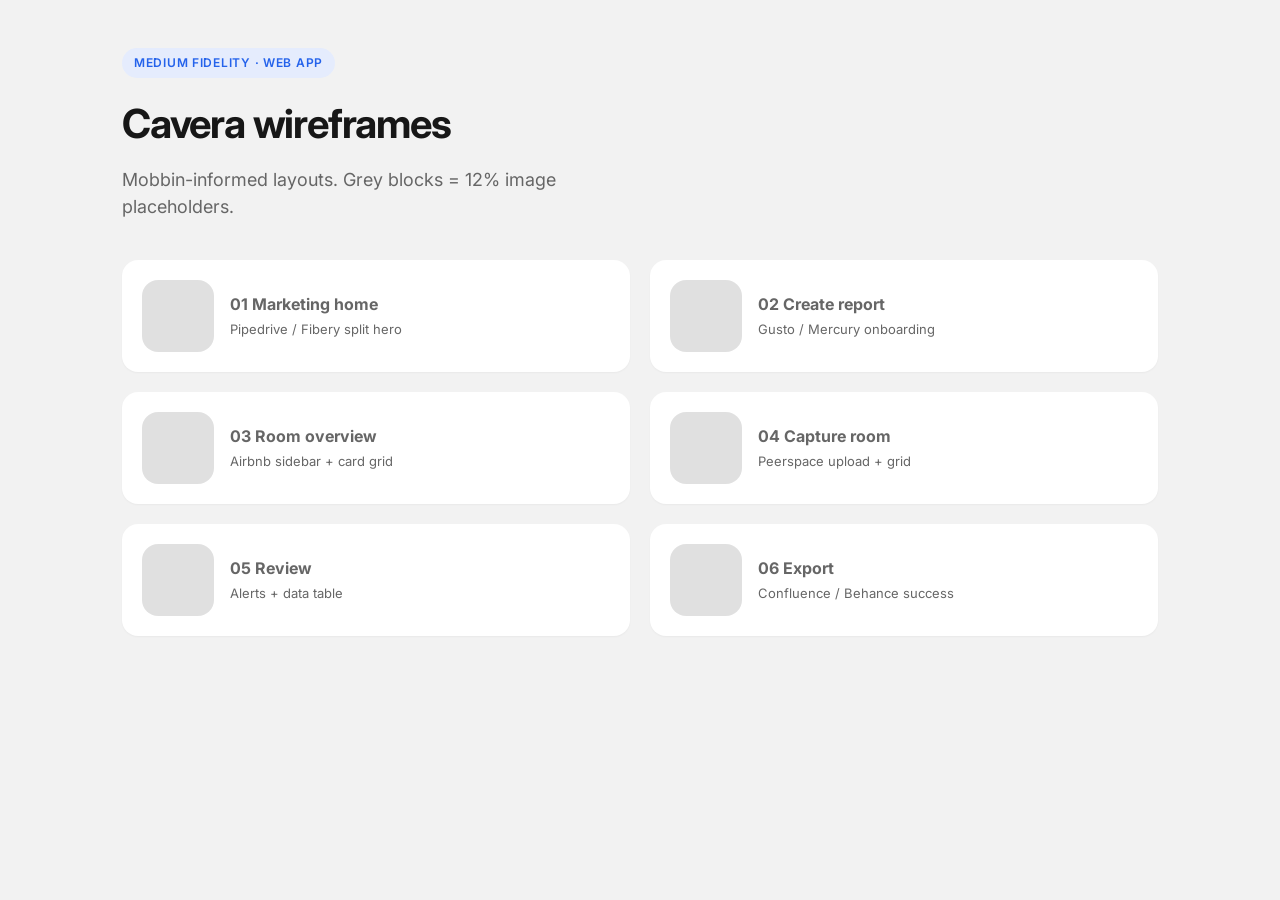
<file: wireframes/index.html>
<!DOCTYPE html>
<html lang="en">
<head>
  <meta charset="UTF-8" />
  <meta name="viewport" content="width=device-width, initial-scale=1" />
  <title>Cavera — Wireframes</title>
  <link rel="stylesheet" href="css/wireframe.css" />
</head>
<body>
  <main class="hub">
    <span class="hub-badge">Medium fidelity · Web app</span>
    <h1>Cavera wireframes</h1>
    <p class="lead">Mobbin-informed layouts. Grey blocks = 12% image placeholders.</p>

    <section class="hub-grid">
      <a class="hub-card" href="01-home.html">
        <span class="ph ph--thumb-square" aria-hidden="true"></span>
        <span><strong>01 Marketing home</strong><span>Pipedrive / Fibery split hero</span></span>
      </a>
      <a class="hub-card" href="02-create-report.html">
        <span class="ph ph--thumb-square" aria-hidden="true"></span>
        <span><strong>02 Create report</strong><span>Gusto / Mercury onboarding</span></span>
      </a>
      <a class="hub-card" href="03-room-list.html">
        <span class="ph ph--thumb-square" aria-hidden="true"></span>
        <span><strong>03 Room overview</strong><span>Airbnb sidebar + card grid</span></span>
      </a>
      <a class="hub-card" href="04-capture-room.html">
        <span class="ph ph--thumb-square" aria-hidden="true"></span>
        <span><strong>04 Capture room</strong><span>Peerspace upload + grid</span></span>
      </a>
      <a class="hub-card" href="05-review.html">
        <span class="ph ph--thumb-square" aria-hidden="true"></span>
        <span><strong>05 Review</strong><span>Alerts + data table</span></span>
      </a>
      <a class="hub-card" href="06-export.html">
        <span class="ph ph--thumb-square" aria-hidden="true"></span>
        <span><strong>06 Export</strong><span>Confluence / Behance success</span></span>
      </a>
    </section>
  </main>
</body>
</html>
</file>
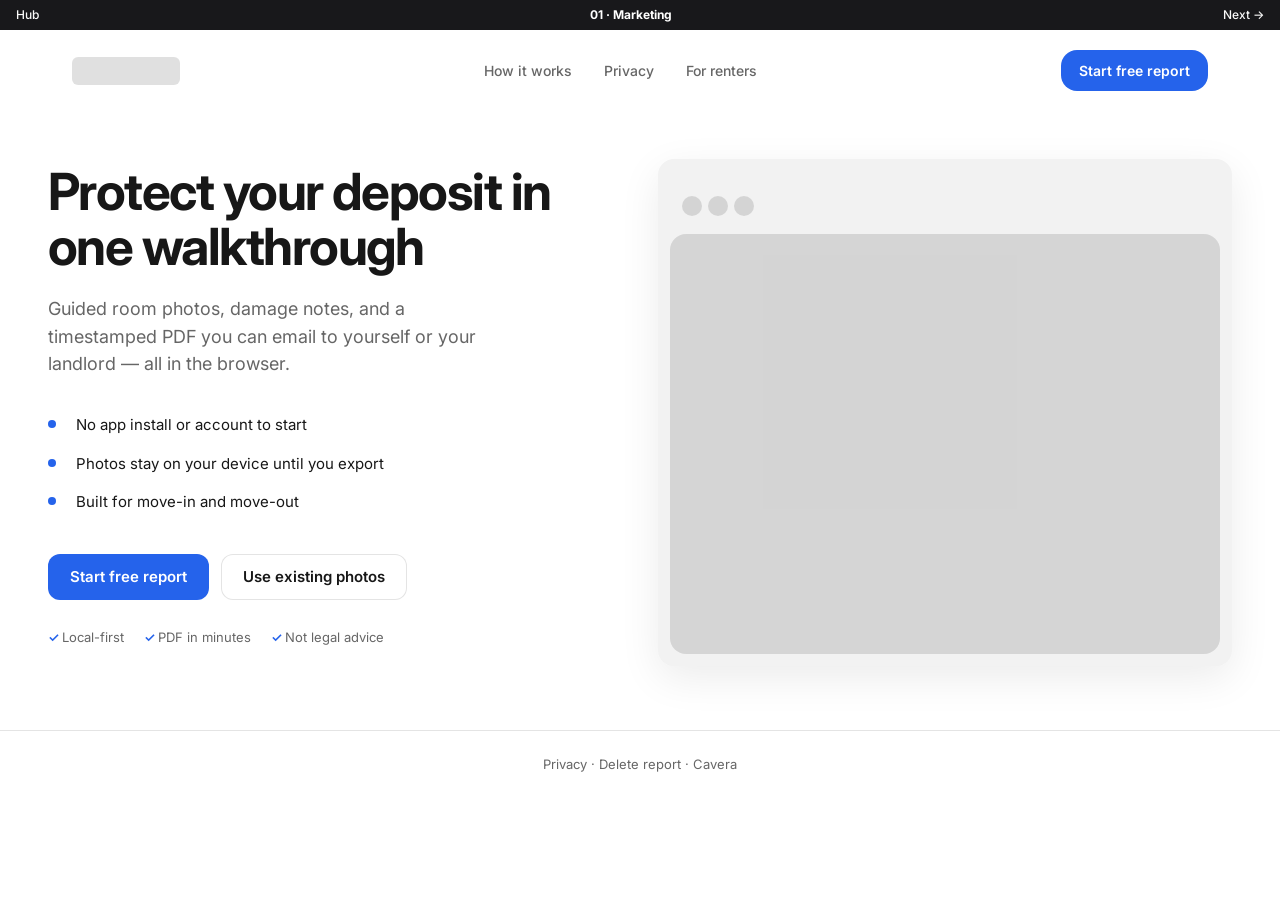
<file: wireframes/01-home.html>
<!DOCTYPE html>
<html lang="en">
<head>
  <meta charset="UTF-8" />
  <meta name="viewport" content="width=device-width, initial-scale=1" />
  <title>Marketing home | Cavera</title>
  <link rel="stylesheet" href="css/wireframe.css" />
</head>
<body>
  <nav class="wf-prototype">
    <a href="index.html">Hub</a>
    <strong>01 · Marketing</strong>
    <a href="02-create-report.html">Next →</a>
  </nav>

  <div class="marketing">
    <header class="mkt-header">
      <span class="ph ph--logo" aria-hidden="true"></span>
      <nav class="mkt-nav">
        <a href="#">How it works</a>
        <a href="#">Privacy</a>
        <a href="#">For renters</a>
      </nav>
      <a class="btn btn--primary" href="02-create-report.html">Start free report</a>
    </header>

    <section class="mkt-hero">
      <div>
        <h1>Protect your deposit in one walkthrough</h1>
        <p class="lead">Guided room photos, damage notes, and a timestamped PDF you can email to yourself or your landlord — all in the browser.</p>
        <ul class="mkt-bullets">
          <li>No app install or account to start</li>
          <li>Photos stay on your device until you export</li>
          <li>Built for move-in and move-out</li>
        </ul>
        <p class="mkt-ctas">
          <a class="btn btn--primary btn--lg" href="02-create-report.html">Start free report</a>
          <a class="btn btn--secondary btn--lg" href="04-capture-room.html">Use existing photos</a>
        </p>
        <p class="mkt-trust">
          <span>Local-first</span>
          <span>PDF in minutes</span>
          <span>Not legal advice</span>
        </p>
      </div>

      <aside class="mkt-visual">
        <p class="browser-bar" aria-hidden="true">
          <span class="ph ph--icon"></span>
          <span class="ph ph--icon"></span>
          <span class="ph ph--icon"></span>
        </p>
        <span class="ph ph--hero" aria-label="Product screenshot placeholder"></span>
      </aside>
    </section>

    <footer class="mkt-footer">Privacy · Delete report · Cavera</footer>
  </div>
</body>
</html>
</file>
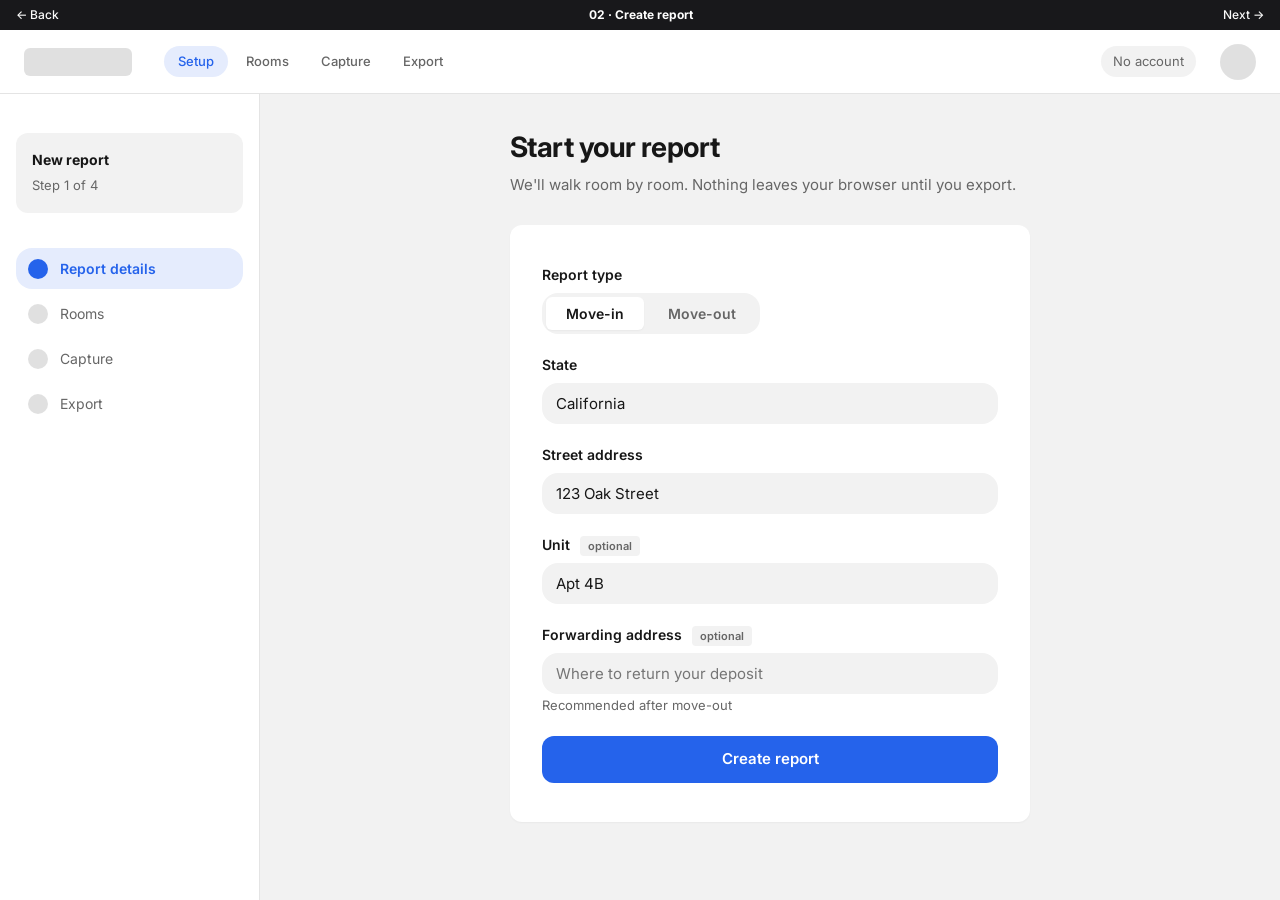
<file: wireframes/02-create-report.html>
<!DOCTYPE html>
<html lang="en">
<head>
  <meta charset="UTF-8" />
  <meta name="viewport" content="width=device-width, initial-scale=1" />
  <title>Create report | Cavera</title>
  <link rel="stylesheet" href="css/wireframe.css" />
</head>
<body>
  <nav class="wf-prototype">
    <a href="01-home.html">← Back</a>
    <strong>02 · Create report</strong>
    <a href="03-room-list.html">Next →</a>
  </nav>

  <section class="app">
    <header class="app-header">
      <span class="ph ph--logo app-header__logo" aria-hidden="true"></span>
      <nav class="stepper-bar" aria-label="Progress">
        <span class="active">Setup</span>
        <span>Rooms</span>
        <span>Capture</span>
        <span>Export</span>
      </nav>
      <span class="app-header__spacer"></span>
      <span class="app-header__pill">No account</span>
      <span class="ph ph--avatar" aria-hidden="true"></span>
    </header>

    <section class="app-layout">
      <aside class="app-sidebar">
        <p class="sidebar-report">
          <strong>New report</strong>
          <span>Step 1 of 4</span>
        </p>
        <ul class="sidebar-steps">
          <li><a href="#" class="active"><span class="step-dot"></span> Report details</a></li>
          <li><a href="03-room-list.html"><span class="step-dot"></span> Rooms</a></li>
          <li><a href="04-capture-room.html"><span class="step-dot"></span> Capture</a></li>
          <li><a href="06-export.html"><span class="step-dot"></span> Export</a></li>
        </ul>
      </aside>

      <main class="app-main app-main--center app-main--narrow">
        <section class="page-inner">
          <header class="page-top">
            <div>
              <h1>Start your report</h1>
              <p>We'll walk room by room. Nothing leaves your browser until you export.</p>
            </div>
          </header>

          <section class="card card--form">
            <p class="field">
              <label>Report type</label>
              <span class="segment">
                <button type="button" class="active">Move-in</button>
                <button type="button">Move-out</button>
              </span>
            </p>
            <p class="field">
              <label for="state">State</label>
              <input class="input" id="state" type="text" value="California" readonly />
            </p>
            <p class="field">
              <label for="address">Street address</label>
              <input class="input" id="address" type="text" value="123 Oak Street" readonly />
            </p>
            <p class="field">
              <label for="unit">Unit <span class="badge-tag">optional</span></label>
              <input class="input" id="unit" type="text" value="Apt 4B" readonly />
            </p>
            <p class="field">
              <label for="fwd">Forwarding address <span class="badge-tag">optional</span></label>
              <input class="input" id="fwd" type="text" placeholder="Where to return your deposit" readonly />
              <span class="hint">Recommended after move-out</span>
            </p>
            <p><a class="btn btn--primary btn--block btn--lg" href="03-room-list.html">Create report</a></p>
          </section>
        </section>
      </main>
    </section>
  </section>
</body>
</html>
</file>
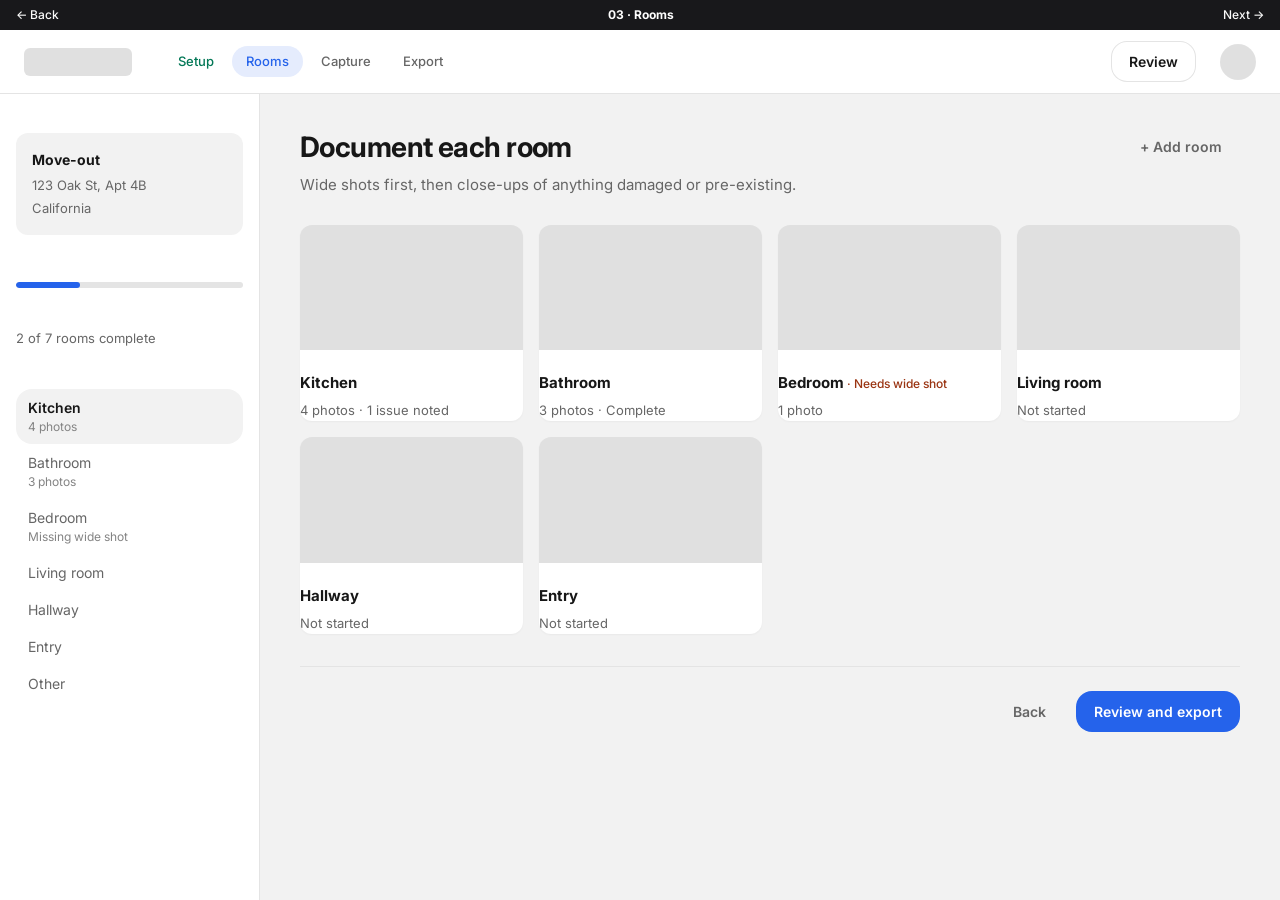
<file: wireframes/03-room-list.html>
<!DOCTYPE html>
<html lang="en">
<head>
  <meta charset="UTF-8" />
  <meta name="viewport" content="width=device-width, initial-scale=1" />
  <title>Rooms | Cavera</title>
  <link rel="stylesheet" href="css/wireframe.css" />
</head>
<body>
  <nav class="wf-prototype">
    <a href="02-create-report.html">← Back</a>
    <strong>03 · Rooms</strong>
    <a href="04-capture-room.html">Next →</a>
  </nav>

  <section class="app">
    <header class="app-header">
      <span class="ph ph--logo app-header__logo" aria-hidden="true"></span>
      <nav class="stepper-bar">
        <span class="done">Setup</span>
        <span class="active">Rooms</span>
        <span>Capture</span>
        <span>Export</span>
      </nav>
      <span class="app-header__spacer"></span>
      <a class="btn btn--secondary" href="05-review.html">Review</a>
      <span class="ph ph--avatar" aria-hidden="true"></span>
    </header>

    <section class="app-layout">
      <aside class="app-sidebar">
        <p class="sidebar-report">
          <strong>Move-out</strong>
          <span>123 Oak St, Apt 4B<br />California</span>
        </p>
        <p class="progress"><span style="width:28%"></span></p>
        <p class="progress-label">2 of 7 rooms complete</p>
        <ul class="sidebar-rooms">
          <li><a href="04-capture-room.html" class="active">Kitchen<small>4 photos</small></a></li>
          <li><a href="04-capture-room.html">Bathroom<small>3 photos</small></a></li>
          <li><a href="04-capture-room.html">Bedroom<small>Missing wide shot</small></a></li>
          <li><a href="04-capture-room.html">Living room</a></li>
          <li><a href="04-capture-room.html">Hallway</a></li>
          <li><a href="04-capture-room.html">Entry</a></li>
          <li><a href="04-capture-room.html">Other</a></li>
        </ul>
      </aside>

      <main class="app-main">
        <section class="page-inner">
          <header class="page-top">
            <div>
              <h1>Document each room</h1>
              <p>Wide shots first, then close-ups of anything damaged or pre-existing.</p>
            </div>
            <p class="page-actions">
              <a class="btn btn--ghost" href="#">+ Add room</a>
            </p>
          </header>

          <section class="room-grid">
            <a class="room-card" href="04-capture-room.html">
              <span class="ph ph--card" aria-hidden="true"></span>
              <span class="room-card__body"><strong>Kitchen</strong><span>4 photos · 1 issue noted</span></span>
            </a>
            <a class="room-card" href="04-capture-room.html">
              <span class="ph ph--card" aria-hidden="true"></span>
              <span class="room-card__body"><strong>Bathroom</strong><span>3 photos · Complete</span></span>
            </a>
            <a class="room-card room-card--warn" href="04-capture-room.html">
              <span class="ph ph--card" aria-hidden="true"></span>
              <span class="room-card__body"><strong>Bedroom</strong><span>1 photo</span></span>
            </a>
            <a class="room-card" href="04-capture-room.html">
              <span class="ph ph--card" aria-hidden="true"></span>
              <span class="room-card__body"><strong>Living room</strong><span>Not started</span></span>
            </a>
            <a class="room-card" href="04-capture-room.html">
              <span class="ph ph--card" aria-hidden="true"></span>
              <span class="room-card__body"><strong>Hallway</strong><span>Not started</span></span>
            </a>
            <a class="room-card" href="04-capture-room.html">
              <span class="ph ph--card" aria-hidden="true"></span>
              <span class="room-card__body"><strong>Entry</strong><span>Not started</span></span>
            </a>
          </section>

          <footer class="sticky-footer">
            <a class="btn btn--ghost" href="02-create-report.html">Back</a>
            <a class="btn btn--primary" href="05-review.html">Review and export</a>
          </footer>
        </section>
      </main>
    </section>
  </section>
</body>
</html>
</file>
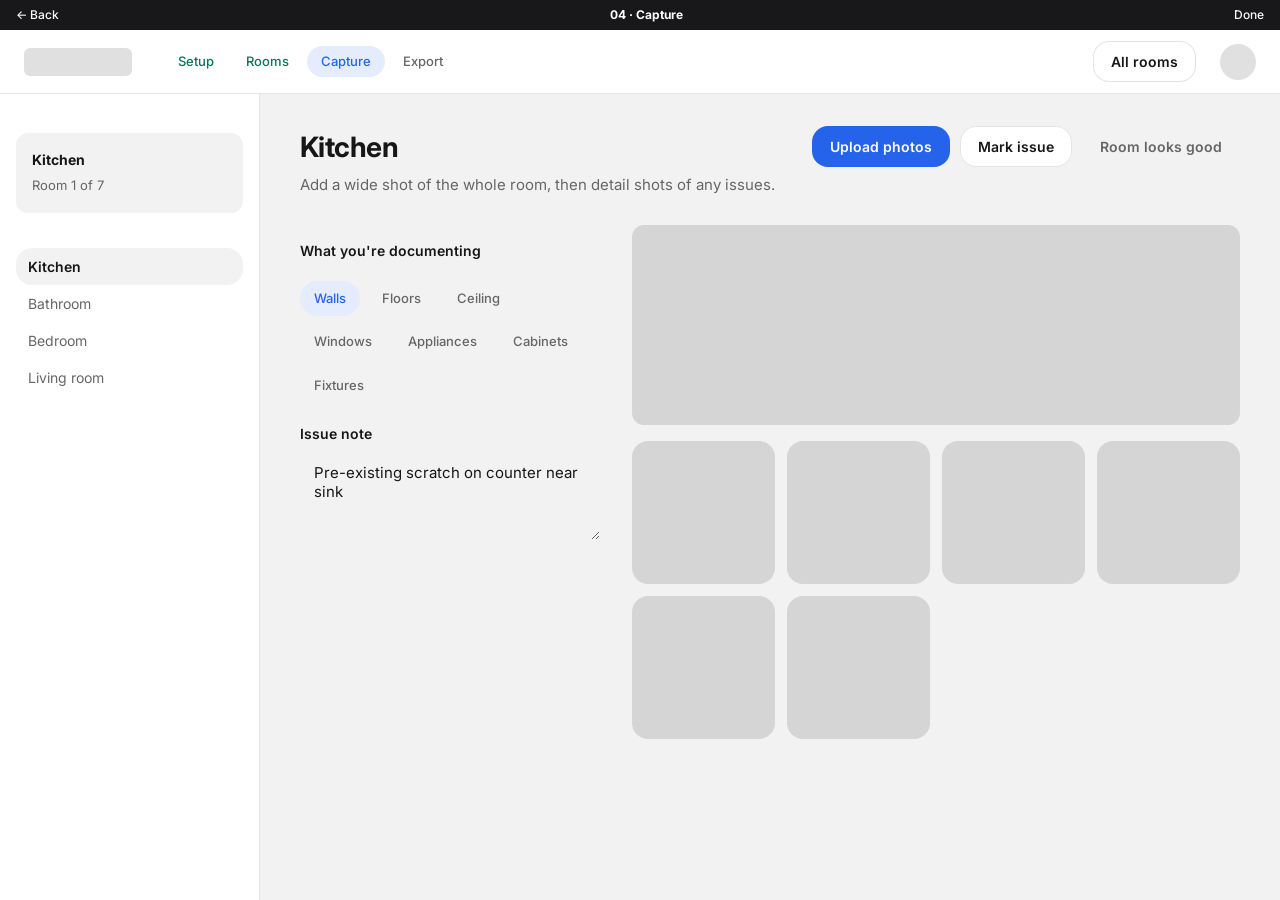
<file: wireframes/04-capture-room.html>
<!DOCTYPE html>
<html lang="en">
<head>
  <meta charset="UTF-8" />
  <meta name="viewport" content="width=device-width, initial-scale=1" />
  <title>Capture | Cavera</title>
  <link rel="stylesheet" href="css/wireframe.css" />
</head>
<body>
  <nav class="wf-prototype">
    <a href="03-room-list.html">← Back</a>
    <strong>04 · Capture</strong>
    <a href="03-room-list.html">Done</a>
  </nav>

  <section class="app">
    <header class="app-header">
      <span class="ph ph--logo app-header__logo" aria-hidden="true"></span>
      <nav class="stepper-bar">
        <span class="done">Setup</span>
        <span class="done">Rooms</span>
        <span class="active">Capture</span>
        <span>Export</span>
      </nav>
      <span class="app-header__spacer"></span>
      <a class="btn btn--secondary" href="03-room-list.html">All rooms</a>
      <span class="ph ph--avatar" aria-hidden="true"></span>
    </header>

    <section class="app-layout">
      <aside class="app-sidebar">
        <p class="sidebar-report"><strong>Kitchen</strong><span>Room 1 of 7</span></p>
        <ul class="sidebar-rooms">
          <li><a href="#" class="active">Kitchen</a></li>
          <li><a href="#">Bathroom</a></li>
          <li><a href="#">Bedroom</a></li>
          <li><a href="#">Living room</a></li>
        </ul>
      </aside>

      <main class="app-main">
        <section class="page-inner">
          <header class="page-top">
            <div>
              <h1>Kitchen</h1>
              <p>Add a wide shot of the whole room, then detail shots of any issues.</p>
            </div>
            <p class="page-actions">
              <a class="btn btn--primary" href="#">Upload photos</a>
              <a class="btn btn--secondary" href="#">Mark issue</a>
              <a class="btn btn--ghost" href="03-room-list.html">Room looks good</a>
            </p>
          </header>

          <section class="capture-layout">
            <section>
              <p class="field">
                <label>What you're documenting</label>
              </p>
              <p class="chips">
                <span class="chip active">Walls</span>
                <span class="chip">Floors</span>
                <span class="chip">Ceiling</span>
                <span class="chip">Windows</span>
                <span class="chip">Appliances</span>
                <span class="chip">Cabinets</span>
                <span class="chip">Fixtures</span>
              </p>
              <p class="field">
                <label for="note">Issue note</label>
                <textarea class="input input--textarea" id="note" readonly>Pre-existing scratch on counter near sink</textarea>
              </p>
            </section>

            <section>
              <span class="ph ph--upload" aria-label="Upload area"></span>
              <section class="photo-grid" style="margin-top:16px">
                <span class="ph ph--thumb ph--thumb-square"></span>
                <span class="ph ph--thumb ph--thumb-square"></span>
                <span class="ph ph--thumb ph--thumb-square"></span>
                <span class="ph ph--thumb ph--thumb-square"></span>
                <span class="ph ph--thumb ph--thumb-square"></span>
                <span class="ph ph--thumb ph--thumb-square"></span>
              </section>
            </section>
          </section>
        </section>
      </main>
    </section>
  </section>
</body>
</html>
</file>
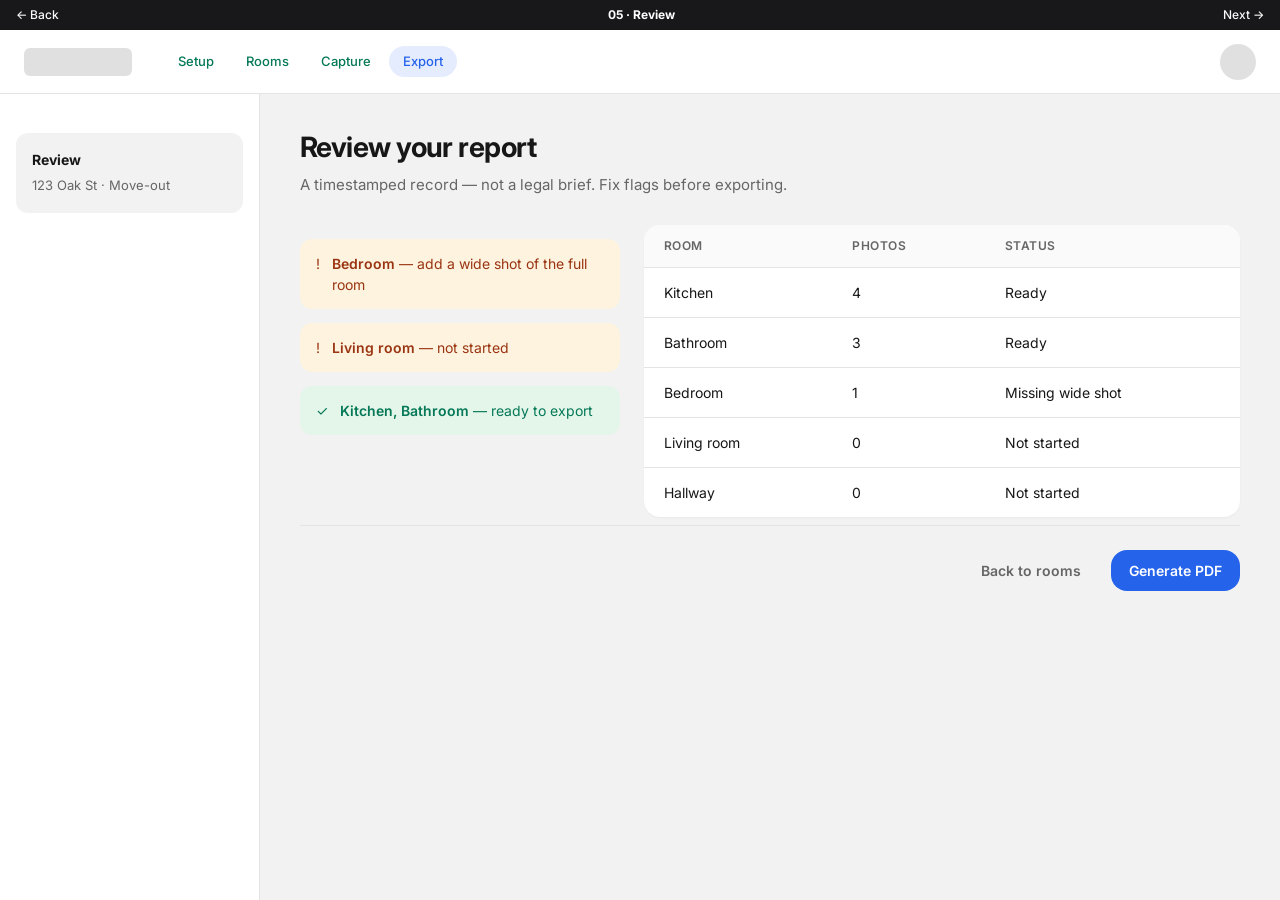
<file: wireframes/05-review.html>
<!DOCTYPE html>
<html lang="en">
<head>
  <meta charset="UTF-8" />
  <meta name="viewport" content="width=device-width, initial-scale=1" />
  <title>Review | Cavera</title>
  <link rel="stylesheet" href="css/wireframe.css" />
</head>
<body>
  <nav class="wf-prototype">
    <a href="03-room-list.html">← Back</a>
    <strong>05 · Review</strong>
    <a href="06-export.html">Next →</a>
  </nav>

  <section class="app">
    <header class="app-header">
      <span class="ph ph--logo app-header__logo" aria-hidden="true"></span>
      <nav class="stepper-bar">
        <span class="done">Setup</span>
        <span class="done">Rooms</span>
        <span class="done">Capture</span>
        <span class="active">Export</span>
      </nav>
      <span class="app-header__spacer"></span>
      <span class="ph ph--avatar" aria-hidden="true"></span>
    </header>

    <section class="app-layout">
      <aside class="app-sidebar">
        <p class="sidebar-report"><strong>Review</strong><span>123 Oak St · Move-out</span></p>
      </aside>

      <main class="app-main">
        <section class="page-inner">
          <header class="page-top">
            <div>
              <h1>Review your report</h1>
              <p>A timestamped record — not a legal brief. Fix flags before exporting.</p>
            </div>
          </header>

          <section class="review-split">
            <section>
              <p class="alert alert--warn"><span>!</span><span><strong>Bedroom</strong> — add a wide shot of the full room</span></p>
              <p class="alert alert--warn"><span>!</span><span><strong>Living room</strong> — not started</span></p>
              <p class="alert alert--ok"><span>✓</span><span><strong>Kitchen, Bathroom</strong> — ready to export</span></p>
            </section>

            <section class="table-wrap">
              <table class="data">
                <thead>
                  <tr><th>Room</th><th>Photos</th><th>Status</th></tr>
                </thead>
                <tbody>
                  <tr><td>Kitchen</td><td>4</td><td>Ready</td></tr>
                  <tr><td>Bathroom</td><td>3</td><td>Ready</td></tr>
                  <tr><td>Bedroom</td><td>1</td><td>Missing wide shot</td></tr>
                  <tr><td>Living room</td><td>0</td><td>Not started</td></tr>
                  <tr><td>Hallway</td><td>0</td><td>Not started</td></tr>
                </tbody>
              </table>
            </section>
          </section>

          <footer class="sticky-footer">
            <a class="btn btn--ghost" href="03-room-list.html">Back to rooms</a>
            <a class="btn btn--primary" href="06-export.html">Generate PDF</a>
          </footer>
        </section>
      </main>
    </section>
  </section>
</body>
</html>
</file>
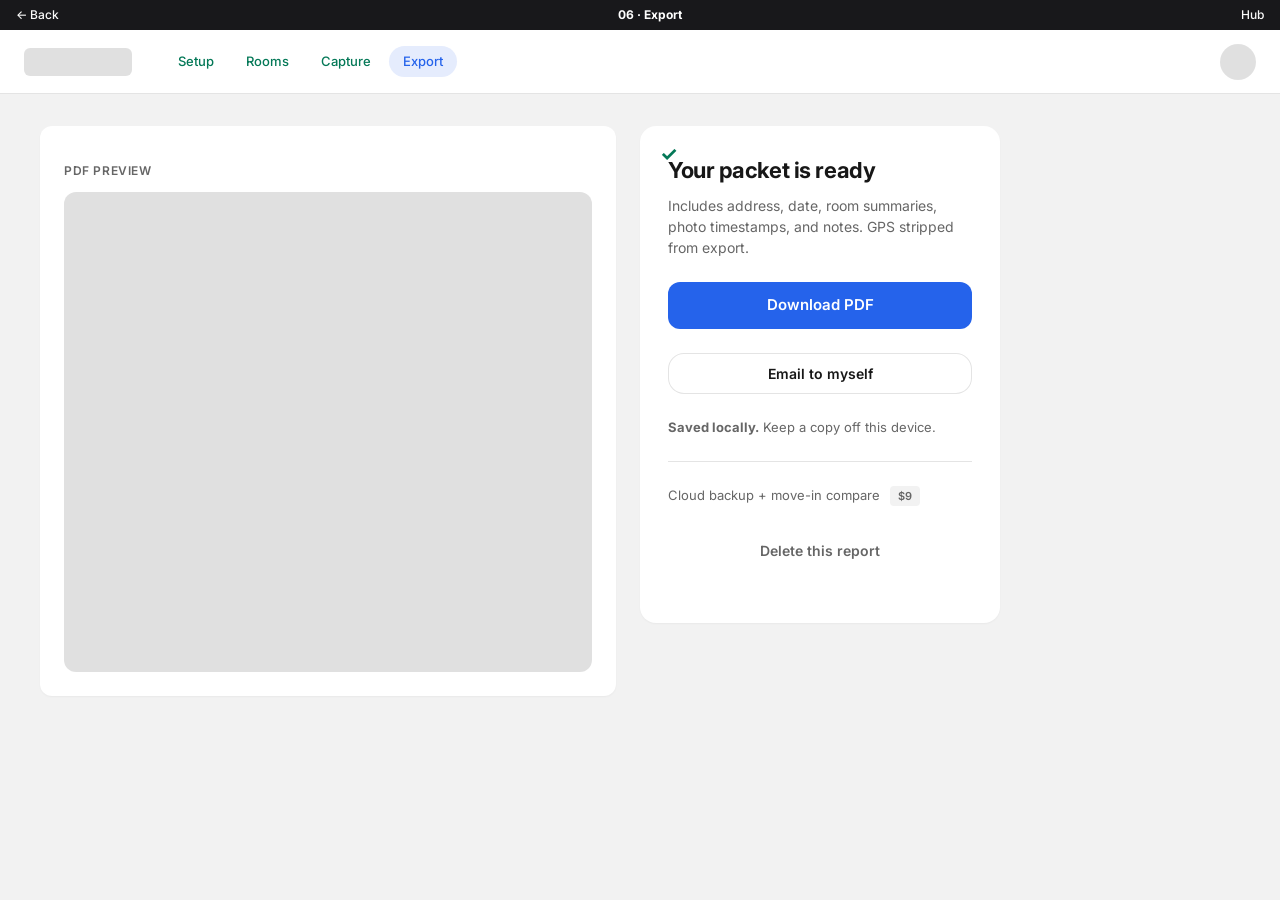
<file: wireframes/06-export.html>
<!DOCTYPE html>
<html lang="en">
<head>
  <meta charset="UTF-8" />
  <meta name="viewport" content="width=device-width, initial-scale=1" />
  <title>Export | Cavera</title>
  <link rel="stylesheet" href="css/wireframe.css" />
</head>
<body>
  <nav class="wf-prototype">
    <a href="05-review.html">← Back</a>
    <strong>06 · Export</strong>
    <a href="index.html">Hub</a>
  </nav>

  <section class="app">
    <header class="app-header">
      <span class="ph ph--logo app-header__logo" aria-hidden="true"></span>
      <nav class="stepper-bar">
        <span class="done">Setup</span>
        <span class="done">Rooms</span>
        <span class="done">Capture</span>
        <span class="active">Export</span>
      </nav>
      <span class="app-header__spacer"></span>
      <span class="ph ph--avatar" aria-hidden="true"></span>
    </header>

    <main class="app-main">
      <section class="page-inner">
        <section class="export-layout">
          <section class="card" style="padding:24px">
            <p class="wf-label" style="margin-bottom:12px">PDF preview</p>
            <span class="ph ph--pdf" aria-label="PDF document preview"></span>
          </section>

          <aside class="export-panel">
            <span class="success-badge" aria-hidden="true"></span>
            <h2>Your packet is ready</h2>
            <p>Includes address, date, room summaries, photo timestamps, and notes. GPS stripped from export.</p>
            <p><a class="btn btn--primary btn--block btn--lg" href="#">Download PDF</a></p>
            <p style="margin-top:12px"><a class="btn btn--secondary btn--block" href="#">Email to myself</a></p>
            <p style="font-size:13px;color:var(--muted);margin-top:20px"><strong>Saved locally.</strong> Keep a copy off this device.</p>
            <hr style="border:none;border-top:1px solid var(--line);margin:24px 0" />
            <p style="font-size:13px;color:var(--muted)">Cloud backup + move-in compare <span class="badge-tag">$9</span></p>
            <p style="margin-top:16px"><a class="btn btn--ghost btn--block" href="#">Delete this report</a></p>
          </aside>
        </section>
      </section>
    </main>
  </section>
</body>
</html>
</file>
<file: wireframes/css/wireframe.css>
/* Cavera — medium-fidelity web wireframes (wineurya/pf tokens + Mobbin patterns) */
@import url("../../docs/design-system/cavera-tokens.css");

:root {
  --font: var(--font-body);
  --bg: var(--color-neutral-100);
  --surface: var(--color-neutral-0);
  --ink: var(--wx-ink);
  --muted: var(--wx-muted);
  --muted-2: var(--wx-muted-2);
  --line: var(--color-neutral-200);
  --accent: var(--wx-primary);
  --accent-hover: var(--wx-primary-hover);
  --accent-soft: var(--wx-primary-soft);
  --warn-soft: color-mix(in srgb, var(--color-warning-500) 10%, white);
  --warn-ink: #9a3412;
  --ok-soft: color-mix(in srgb, var(--color-success-500) 10%, white);
  --ok-ink: #047857;
  --placeholder: rgba(0, 0, 0, 0.12);
  --shadow-sm: 0 1px 2px rgba(0, 0, 0, 0.04);
  --shadow-md: var(--shadow-elevated);
  --shadow-lg: 0 12px 40px rgba(0, 0, 0, 0.08);
  --radius-sm: var(--radius-lg);
  --radius-md: var(--radius-xl);
  --radius-lg: var(--radius-2xl);
  --radius-full: var(--radius-pill);
  --sidebar-w: 260px;
  --header-h: 64px;
  --content-max: var(--content-narrow);
}

*,
*::before,
*::after {
  box-sizing: border-box;
}

html {
  -webkit-font-smoothing: antialiased;
}

body {
  margin: 0;
  font-family: var(--font);
  font-size: 15px;
  line-height: 1.5;
  color: var(--ink);
  background: var(--bg);
}

a {
  color: inherit;
  text-decoration: none;
}

button {
  font-family: inherit;
  cursor: default;
}

/* 12% grey media blocks */
.ph {
  background: var(--placeholder);
  border: none;
  border-radius: var(--radius-sm);
  display: block;
  flex-shrink: 0;
}

.ph--logo {
  width: 108px;
  height: 28px;
  border-radius: 6px;
}

.ph--avatar {
  width: 36px;
  height: 36px;
  border-radius: var(--radius-full);
}

.ph--icon {
  width: 20px;
  height: 20px;
  border-radius: 4px;
}

.ph--hero {
  width: 100%;
  min-height: 420px;
  border-radius: var(--radius-lg);
}

.ph--card {
  width: 100%;
  aspect-ratio: 16/10;
  border-radius: var(--radius-md);
}

.ph--thumb {
  width: 100%;
  aspect-ratio: 4/3;
  border-radius: var(--radius-sm);
}

.ph--thumb-square {
  aspect-ratio: 1;
}

.ph--pdf {
  width: 100%;
  min-height: 480px;
  border-radius: var(--radius-md);
}

.ph--upload {
  width: 100%;
  min-height: 200px;
  border-radius: var(--radius-md);
}

.ph--inline {
  display: inline-block;
  vertical-align: middle;
}

/* Prototype nav (not product UI) */
.wf-prototype {
  display: flex;
  align-items: center;
  justify-content: space-between;
  gap: 1rem;
  padding: 6px 16px;
  background: #18181b;
  color: #a1a1aa;
  font-size: 12px;
  font-weight: 500;
}

.wf-prototype a {
  color: #fafafa;
}

.wf-prototype strong {
  color: #fff;
}

/* —— Buttons —— */
.btn {
  display: inline-flex;
  align-items: center;
  justify-content: center;
  gap: 8px;
  padding: 10px 18px;
  font-size: 14px;
  font-weight: 600;
  border: none;
  border-radius: var(--radius-sm);
  transition: background 0.15s;
}

.btn--primary {
  background: var(--accent);
  color: #fff;
}

.btn--secondary {
  background: var(--surface);
  color: var(--ink);
  box-shadow: inset 0 0 0 1px var(--line);
}

.btn--ghost {
  background: transparent;
  color: var(--muted);
}

.btn--lg {
  padding: 12px 22px;
  font-size: 15px;
  border-radius: var(--radius-md);
}

.btn--block {
  width: 100%;
}

/* —— Marketing site —— */
.marketing {
  background: var(--surface);
  min-height: calc(100vh - 30px);
}

.mkt-header {
  display: flex;
  align-items: center;
  justify-content: space-between;
  max-width: 1200px;
  margin: 0 auto;
  padding: 20px 32px;
}

.mkt-nav {
  display: flex;
  align-items: center;
  gap: 32px;
  font-size: 14px;
  font-weight: 500;
  color: var(--muted);
}

.mkt-nav a:hover {
  color: var(--ink);
}

.mkt-hero {
  max-width: var(--layout-max-width);
  margin: 0 auto;
  padding: var(--spacing-12) var(--layout-gutter) var(--spacing-16);
  display: grid;
  gap: 48px;
  align-items: center;
}

@media (min-width: 960px) {
  .mkt-hero {
    grid-template-columns: 1fr 1.05fr;
    gap: 64px;
  }
}

.mkt-hero h1 {
  font-size: clamp(36px, 4vw, 52px);
  font-weight: 700;
  line-height: 1.08;
  letter-spacing: -0.03em;
  margin: 0 0 20px;
}

.mkt-hero .lead {
  font-size: 18px;
  line-height: 1.55;
  color: var(--muted);
  margin: 0 0 28px;
  max-width: 440px;
}

.mkt-bullets {
  list-style: none;
  padding: 0;
  margin: 0 0 32px;
}

.mkt-bullets li {
  position: relative;
  padding: 8px 0 8px 28px;
  font-size: 15px;
  color: var(--ink);
}

.mkt-bullets li::before {
  content: "";
  position: absolute;
  left: 0;
  top: 14px;
  width: 8px;
  height: 8px;
  border-radius: 50%;
  background: var(--accent);
}

.mkt-ctas {
  display: flex;
  flex-wrap: wrap;
  gap: 12px;
  margin-bottom: 28px;
}

.mkt-trust {
  display: flex;
  flex-wrap: wrap;
  gap: 20px;
  font-size: 13px;
  color: var(--muted);
}

.mkt-trust span::before {
  content: "✓ ";
  color: var(--accent);
  font-weight: 600;
}

.mkt-visual {
  background: var(--bg);
  border-radius: var(--radius-lg);
  padding: 12px;
  box-shadow: var(--shadow-lg);
}

.browser-bar {
  display: flex;
  align-items: center;
  gap: 6px;
  padding: 10px 12px;
  margin-bottom: 8px;
}

.browser-bar .ph--icon {
  border-radius: 50%;
}

.mkt-footer {
  border-top: 1px solid var(--line);
  padding: 24px 32px;
  text-align: center;
  font-size: 13px;
  color: var(--muted);
}

/* —— App shell —— */
.app {
  min-height: calc(100vh - 30px);
  display: flex;
  flex-direction: column;
  background: var(--bg);
}

.app-header {
  height: var(--header-h);
  background: var(--surface);
  border-bottom: 1px solid var(--line);
  display: flex;
  align-items: center;
  padding: 0 24px;
  gap: 24px;
  flex-shrink: 0;
}

.app-header__logo {
  margin-right: 8px;
}

.app-header__spacer {
  flex: 1;
}

.app-header__actions {
  display: flex;
  align-items: center;
  gap: 12px;
}

.app-header__pill {
  font-size: 13px;
  color: var(--muted);
  padding: 6px 12px;
  background: var(--bg);
  border-radius: var(--radius-full);
}

.app-layout {
  flex: 1;
  display: flex;
  min-height: 0;
}

/* Sidebar — Gusto / Airbnb pattern */
.app-sidebar {
  width: var(--sidebar-w);
  background: var(--surface);
  border-right: 1px solid var(--line);
  padding: 24px 16px;
  display: none;
  flex-direction: column;
  gap: 20px;
}

@media (min-width: 900px) {
  .app-sidebar {
    display: flex;
  }
}

.sidebar-report {
  padding: 16px;
  background: var(--bg);
  border-radius: var(--radius-md);
}

.sidebar-report strong {
  display: block;
  font-size: 14px;
  margin-bottom: 4px;
}

.sidebar-report span {
  font-size: 13px;
  color: var(--muted);
  line-height: 1.4;
}

.sidebar-steps {
  list-style: none;
  padding: 0;
  margin: 0;
}

.sidebar-steps li {
  margin-bottom: 4px;
}

.sidebar-steps a {
  display: flex;
  align-items: flex-start;
  gap: 12px;
  padding: 10px 12px;
  border-radius: var(--radius-sm);
  font-size: 14px;
  color: var(--muted);
}

.sidebar-steps a.active {
  background: var(--accent-soft);
  color: var(--accent);
  font-weight: 600;
}

.sidebar-steps a.done {
  color: var(--ink);
}

.step-dot {
  width: 20px;
  height: 20px;
  border-radius: 50%;
  background: var(--placeholder);
  flex-shrink: 0;
  margin-top: 1px;
}

.sidebar-steps a.active .step-dot {
  background: var(--accent);
}

.sidebar-steps a.done .step-dot {
  background: var(--ok-ink);
}

.sidebar-steps small {
  display: block;
  font-size: 12px;
  font-weight: 400;
  color: var(--muted-2);
  margin-top: 2px;
}

.sidebar-rooms {
  list-style: none;
  padding: 0;
  margin: 0;
  flex: 1;
}

.sidebar-rooms li a {
  display: block;
  padding: 8px 12px;
  font-size: 14px;
  border-radius: var(--radius-sm);
  color: var(--muted);
}

.sidebar-rooms li a.active {
  background: var(--bg);
  color: var(--ink);
  font-weight: 600;
}

.sidebar-rooms small {
  display: block;
  font-size: 12px;
  color: var(--muted-2);
  font-weight: 400;
}

/* Main */
.app-main {
  flex: 1;
  padding: var(--spacing-8) var(--spacing-10) var(--spacing-12);
  overflow: auto;
}

.app-main--center {
  display: flex;
  justify-content: center;
}

.app-main--narrow .page-inner {
  max-width: var(--content-max);
  width: 100%;
}

.page-inner {
  max-width: 960px;
}

.page-top {
  display: flex;
  flex-wrap: wrap;
  align-items: flex-start;
  justify-content: space-between;
  gap: 16px;
  margin-bottom: 28px;
}

.page-top h1 {
  font-size: 28px;
  font-weight: 700;
  letter-spacing: -0.02em;
  margin: 0 0 6px;
}

.page-top p {
  margin: 0;
  font-size: 15px;
  color: var(--muted);
}

.page-actions {
  display: flex;
  gap: 10px;
  flex-wrap: wrap;
}

/* Stepper top — Mercury */
.stepper-bar {
  display: flex;
  gap: 4px;
  font-size: 13px;
  font-weight: 500;
}

.stepper-bar span {
  padding: 6px 14px;
  border-radius: var(--radius-full);
  color: var(--muted);
}

.stepper-bar span.active {
  background: var(--accent-soft);
  color: var(--accent);
}

.stepper-bar span.done {
  color: var(--ok-ink);
}

/* Cards */
.card {
  background: var(--surface);
  border-radius: var(--radius-md);
  box-shadow: var(--shadow-sm);
  padding: var(--spacing-6) var(--spacing-8);
}

.card--form {
  max-width: 520px;
  margin: 0 auto;
}

/* Form */
.field {
  margin-bottom: 20px;
}

.field label {
  display: block;
  font-size: 14px;
  font-weight: 600;
  margin-bottom: 8px;
}

.field .hint {
  font-size: 13px;
  color: var(--muted);
  margin: 6px 0 0;
  font-weight: 400;
}

.input {
  width: 100%;
  padding: 11px 14px;
  font-size: 15px;
  font-family: inherit;
  border: none;
  border-radius: var(--radius-sm);
  background: var(--bg);
  color: var(--ink);
}

.input--textarea {
  min-height: 88px;
  resize: vertical;
}

.segment {
  display: inline-flex;
  padding: 4px;
  background: var(--bg);
  border-radius: var(--radius-sm);
  gap: 4px;
}

.segment button {
  padding: 8px 20px;
  font-size: 14px;
  font-weight: 600;
  border: none;
  border-radius: 6px;
  background: transparent;
  color: var(--muted);
}

.segment button.active {
  background: var(--surface);
  color: var(--ink);
  box-shadow: var(--shadow-sm);
}

/* Progress */
.progress {
  height: 6px;
  background: var(--line);
  border-radius: var(--radius-full);
  overflow: hidden;
  margin: 12px 0 8px;
}

.progress > span {
  display: block;
  height: 100%;
  background: var(--accent);
  border-radius: var(--radius-full);
}

.progress-label {
  font-size: 13px;
  color: var(--muted);
  margin-bottom: 20px;
}

/* Room grid — card gallery */
.room-grid {
  display: grid;
  grid-template-columns: repeat(auto-fill, minmax(220px, 1fr));
  gap: 16px;
  margin-bottom: 32px;
}

.room-card {
  background: var(--surface);
  border-radius: var(--radius-md);
  overflow: hidden;
  box-shadow: var(--shadow-sm);
  transition: box-shadow 0.15s;
}

.room-card .ph--card {
  border-radius: 0;
  aspect-ratio: 16 / 9;
}

.room-card:hover {
  box-shadow: var(--shadow-md);
}

.room-card__body {
  padding: 14px 16px 16px;
}

.room-card__body strong {
  font-size: 15px;
  display: block;
  margin-bottom: 4px;
}

.room-card__body span {
  font-size: 13px;
  color: var(--muted);
}

.room-card--warn .room-card__body strong::after {
  content: " · Needs wide shot";
  font-weight: 500;
  color: var(--warn-ink);
  font-size: 12px;
}

/* Alerts */
.alert {
  display: flex;
  gap: 12px;
  padding: 14px 16px;
  border-radius: var(--radius-md);
  font-size: 14px;
  margin-bottom: 10px;
}

.alert--warn {
  background: var(--warn-soft);
  color: var(--warn-ink);
}

.alert--ok {
  background: var(--ok-soft);
  color: var(--ok-ink);
}

.alert strong {
  font-weight: 600;
}

/* Chips */
.chips {
  display: flex;
  flex-wrap: wrap;
  gap: 8px;
  margin: 12px 0 20px;
}

.chip {
  padding: 8px 14px;
  font-size: 13px;
  font-weight: 500;
  border-radius: var(--radius-full);
  background: var(--bg);
  color: var(--muted);
}

.chip.active {
  background: var(--accent-soft);
  color: var(--accent);
}

/* Capture layout */
.capture-layout {
  display: grid;
  gap: 32px;
}

@media (min-width: 900px) {
  .capture-layout {
    grid-template-columns: 300px 1fr;
  }
}

.photo-grid {
  display: grid;
  grid-template-columns: repeat(auto-fill, minmax(140px, 1fr));
  gap: 12px;
}

/* Table */
.table-wrap {
  background: var(--surface);
  border-radius: var(--radius-lg);
  box-shadow: var(--shadow-sm);
  overflow: hidden;
}

table.data {
  width: 100%;
  border-collapse: collapse;
  font-size: 14px;
}

table.data th {
  text-align: left;
  padding: 12px 20px;
  font-size: 12px;
  font-weight: 600;
  text-transform: uppercase;
  letter-spacing: 0.04em;
  color: var(--muted);
  background: #fafafa;
}

table.data td {
  padding: 14px 20px;
  border-top: 1px solid var(--line);
}

/* Export split */
.export-layout {
  display: grid;
  gap: 24px;
}

@media (min-width: 900px) {
  .export-layout {
    grid-template-columns: 1fr 360px;
    align-items: start;
  }
}

.export-panel {
  background: var(--surface);
  border-radius: var(--radius-lg);
  padding: 28px;
  box-shadow: var(--shadow-sm);
}

.export-panel h2 {
  font-size: 22px;
  font-weight: 700;
  margin: 0 0 8px;
  letter-spacing: -0.02em;
}

.export-panel p {
  color: var(--muted);
  font-size: 14px;
  margin: 0 0 24px;
}

.success-badge {
  width: 48px;
  height: 48px;
  border-radius: 50%;
  background: var(--ok-soft);
  margin-bottom: 16px;
  position: relative;
}

.success-badge::after {
  content: "✓";
  position: absolute;
  inset: 0;
  display: flex;
  align-items: center;
  justify-content: center;
  color: var(--ok-ink);
  font-weight: 700;
  font-size: 20px;
}

.sticky-footer {
  display: flex;
  justify-content: flex-end;
  gap: 12px;
  padding-top: 24px;
  margin-top: 8px;
  border-top: 1px solid var(--line);
}

/* Hub */
.hub {
  max-width: 1100px;
  margin: 0 auto;
  padding: 48px 32px 80px;
}

.hub-badge {
  display: inline-block;
  font-size: 12px;
  font-weight: 600;
  text-transform: uppercase;
  letter-spacing: 0.06em;
  color: var(--accent);
  background: var(--accent-soft);
  padding: 6px 12px;
  border-radius: var(--radius-full);
  margin-bottom: 16px;
}

.hub h1 {
  font-size: 40px;
  font-weight: 700;
  letter-spacing: -0.03em;
  margin: 0 0 12px;
}

.hub > .lead {
  font-size: 18px;
  color: var(--muted);
  max-width: 520px;
  margin: 0 0 40px;
}

.hub-grid {
  display: grid;
  gap: 20px;
}

@media (min-width: 800px) {
  .hub-grid {
    grid-template-columns: repeat(2, 1fr);
  }
}

.hub-card {
  background: var(--surface);
  border-radius: var(--radius-lg);
  padding: 20px;
  box-shadow: var(--shadow-sm);
  display: flex;
  gap: 16px;
  align-items: center;
}

.hub-card:hover {
  box-shadow: var(--shadow-md);
}

.hub-card .ph--thumb-square {
  width: 72px;
  height: 72px;
}

.hub-card strong {
  display: block;
  font-size: 16px;
  margin-bottom: 4px;
}

.hub-card span {
  font-size: 13px;
  color: var(--muted);
}

.badge-tag {
  font-size: 11px;
  font-weight: 600;
  padding: 3px 8px;
  border-radius: 4px;
  background: var(--bg);
  color: var(--muted);
  margin-left: 6px;
}

.wf-label {
  font-size: 12px;
  font-weight: 600;
  text-transform: uppercase;
  letter-spacing: 0.05em;
  color: var(--muted);
}

.review-split {
  display: grid;
  gap: 24px;
}

@media (min-width: 800px) {
  .review-split {
    grid-template-columns: 320px 1fr;
  }
}
</file>
